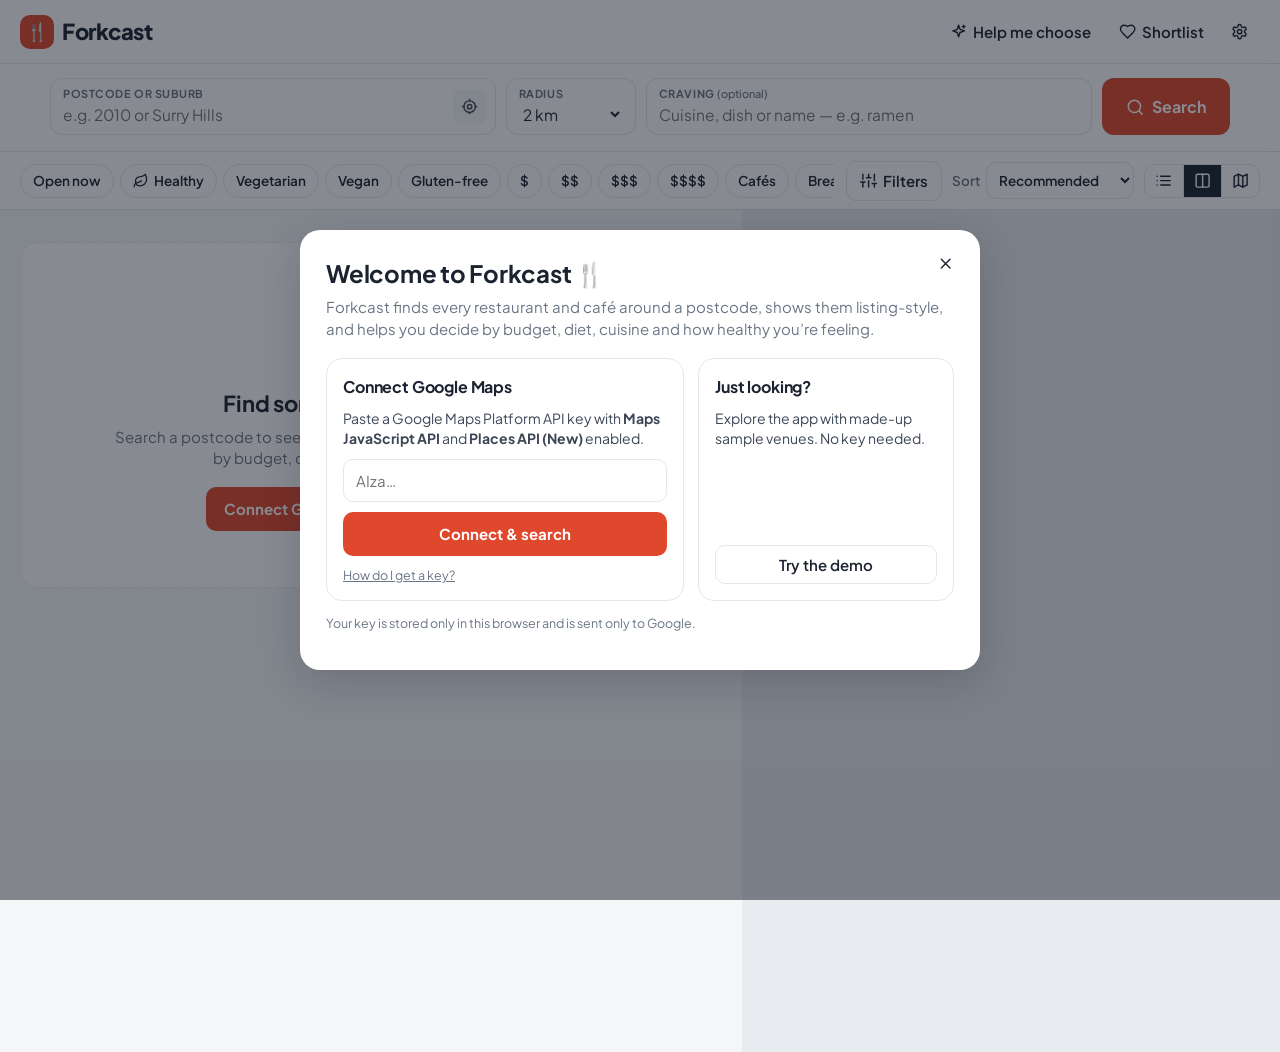
<file: index.html>
<!doctype html>
<html lang="en">
<head>
  <meta charset="utf-8">
  <meta name="viewport" content="width=device-width, initial-scale=1">
  <title>Forkcast – find where to eat</title>
  <link rel="icon" href="data:image/svg+xml,<svg xmlns='http://www.w3.org/2000/svg' viewBox='0 0 100 100'><text y='.9em' font-size='90'>🍴</text></svg>">
  <link rel="preconnect" href="https://fonts.googleapis.com">
  <link rel="preconnect" href="https://fonts.gstatic.com" crossorigin>
  <link href="https://fonts.googleapis.com/css2?family=Plus+Jakarta+Sans:wght@400;500;600;700;800&display=swap" rel="stylesheet">
  <link rel="stylesheet" href="styles.css">
  <script src="config.js"></script>
  <script type="module" src="js/app.js"></script>
</head>
<body class="view-split">
  <header class="topbar">
    <a class="logo" href="#" data-action="home"><span class="logo-mark">🍴</span>Forkcast</a>
    <nav class="topnav">
      <button class="btn-ghost" data-action="wizard"><i data-icon="sparkles"></i><span class="hide-sm">Help me choose</span></button>
      <button class="btn-ghost" data-action="shortlist" id="sl-btn"><i data-icon="heart"></i><span class="hide-sm">Shortlist</span> <span id="sl-count" class="count"></span></button>
      <button class="icon-btn" data-action="settings" aria-label="Settings"><i data-icon="gear"></i></button>
    </nav>
  </header>

  <section class="searchbar">
    <form id="search-form" class="search" autocomplete="off">
      <label class="field field-loc">
        <span>Postcode or suburb</span>
        <input id="q" placeholder="e.g. 2010 or Surry Hills" inputmode="search">
        <button type="button" class="locate" data-action="locate" title="Use my location" aria-label="Use my location"><i data-icon="locate"></i></button>
      </label>
      <label class="field field-radius">
        <span>Radius</span>
        <select id="radius">
          <option value="500">500 m</option>
          <option value="1000">1 km</option>
          <option value="1500">1.5 km</option>
          <option value="2000">2 km</option>
          <option value="3000">3 km</option>
          <option value="5000">5 km</option>
          <option value="10000">10 km</option>
        </select>
      </label>
      <label class="field field-kw">
        <span>Craving <em>(optional)</em></span>
        <input id="kw" placeholder="Cuisine, dish or name — e.g. ramen">
      </label>
      <button class="btn-primary search-btn" type="submit"><i data-icon="search"></i> Search</button>
    </form>
  </section>

  <div class="toolbar">
    <div class="chips" id="quick-chips"></div>
    <div class="toolbar-right">
      <button class="btn-outline" data-action="filters"><i data-icon="sliders"></i><span class="hide-sm">Filters</span> <span id="filter-count" class="count"></span></button>
      <label class="sort"><span class="hide-sm">Sort</span>
        <select id="sort">
          <option value="recommended">Recommended</option>
          <option value="rating">Highest rated</option>
          <option value="distance">Nearest</option>
          <option value="price-asc">Price: low to high</option>
          <option value="price-desc">Price: high to low</option>
          <option value="reviews">Most reviewed</option>
          <option value="healthy">Healthiest</option>
        </select>
      </label>
      <div class="seg" id="view-seg" role="group" aria-label="View">
        <button data-action="view" data-v="list" title="List"><i data-icon="list"></i></button>
        <button data-action="view" data-v="split" title="List and map"><i data-icon="split"></i></button>
        <button data-action="view" data-v="map" title="Map"><i data-icon="map"></i></button>
      </div>
    </div>
  </div>
  <div id="banner" class="banner" hidden></div>

  <main class="layout">
    <section class="results" id="results-pane">
      <div class="results-head" id="results-head"></div>
      <div class="active-filters" id="active-filters"></div>
      <div class="cards" id="cards"></div>
      <div class="more" id="more"></div>
    </section>
    <aside class="map-pane" id="map-pane">
      <div id="map"></div>
      <div id="map-preview" class="map-preview" hidden></div>
    </aside>
  </main>

  <button class="fab" data-action="toggle-mobile-view" id="fab"><i data-icon="map"></i> <span>Map</span></button>

  <div id="detail" class="detail" hidden></div>
  <div id="drawer" class="drawer" hidden></div>
  <div id="modal" class="modal" hidden></div>
  <div id="lightbox" class="lightbox" hidden></div>
  <div id="toast" class="toast" role="status" hidden></div>
</body>
</html>
</file>
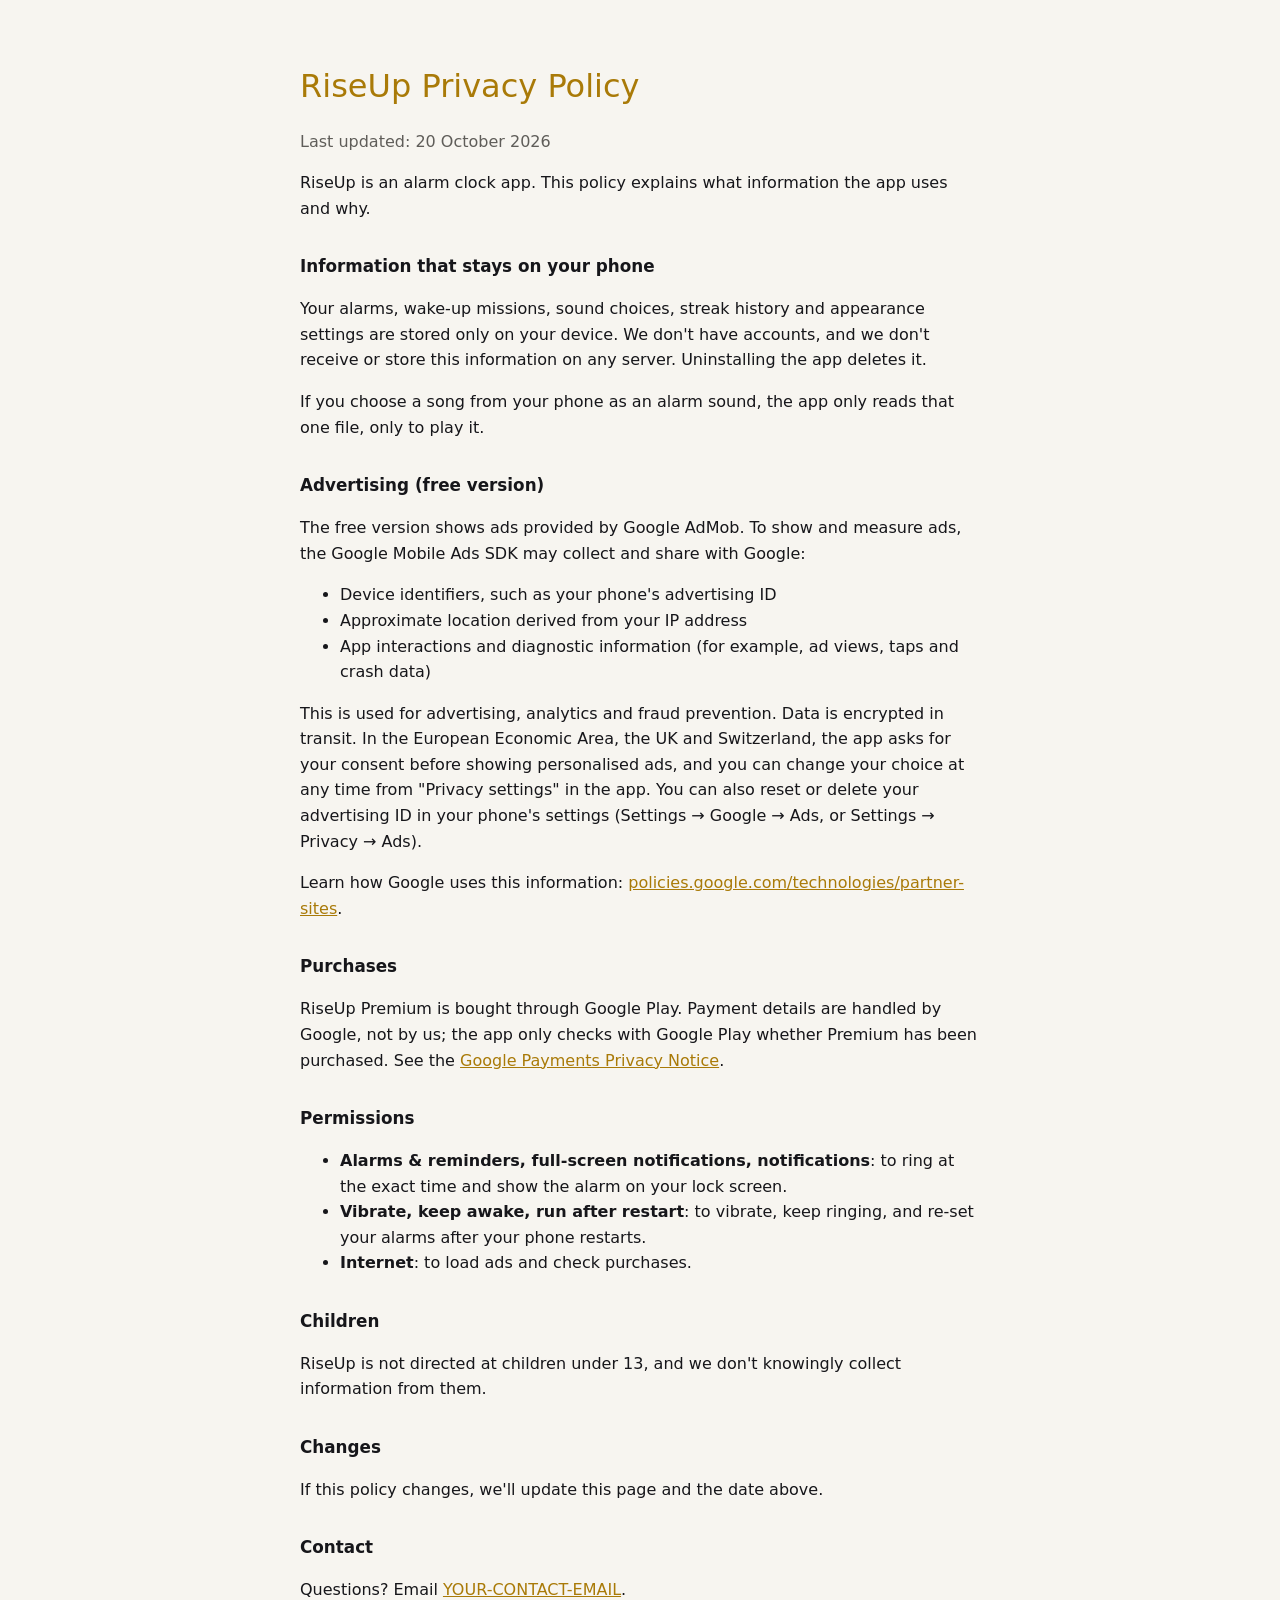
<file: alarm-app/privacy-policy.html>
<!doctype html>
<html lang="en">
<head>
<meta charset="utf-8">
<meta name="viewport" content="width=device-width, initial-scale=1">
<title>RiseUp Privacy Policy</title>
<style>
  :root { --bg: #0E0E10; --fg: #EDEDED; --muted: #9A9AA3; --accent: #F2C14E; }
  @media (prefers-color-scheme: light) { :root { --bg: #F7F5F0; --fg: #16161A; --muted: #5F5D59; --accent: #A97A08; } }
  body { margin: 0; background: var(--bg); color: var(--fg); font: 16px/1.6 system-ui, sans-serif; }
  main { max-width: 680px; margin: 0 auto; padding: 40px 16px 64px; }
  h1 { font-weight: 300; color: var(--accent); margin-bottom: 0; }
  h2 { font-size: 1.05rem; margin-top: 2rem; }
  .muted { color: var(--muted); }
  a { color: var(--accent); }
</style>
</head>
<body>
<main>
<h1>RiseUp Privacy Policy</h1>
<p class="muted">Last updated: 20 October 2026</p>

<p>RiseUp is an alarm clock app. This policy explains what information the app uses and why.</p>

<h2>Information that stays on your phone</h2>
<p>Your alarms, wake-up missions, sound choices, streak history and appearance settings are stored only
on your device. We don't have accounts, and we don't receive or store this information on any server.
Uninstalling the app deletes it.</p>
<p>If you choose a song from your phone as an alarm sound, the app only reads that one file, only to play it.</p>

<h2>Advertising (free version)</h2>
<p>The free version shows ads provided by Google AdMob. To show and measure ads, the Google Mobile Ads SDK
may collect and share with Google:</p>
<ul>
  <li>Device identifiers, such as your phone's advertising ID</li>
  <li>Approximate location derived from your IP address</li>
  <li>App interactions and diagnostic information (for example, ad views, taps and crash data)</li>
</ul>
<p>This is used for advertising, analytics and fraud prevention. Data is encrypted in transit. In the
European Economic Area, the UK and Switzerland, the app asks for your consent before showing personalised
ads, and you can change your choice at any time from "Privacy settings" in the app. You can also reset or
delete your advertising ID in your phone's settings (Settings &rarr; Google &rarr; Ads, or Settings &rarr; Privacy &rarr; Ads).</p>
<p>Learn how Google uses this information:
<a href="https://policies.google.com/technologies/partner-sites">policies.google.com/technologies/partner-sites</a>.</p>

<h2>Purchases</h2>
<p>RiseUp Premium is bought through Google Play. Payment details are handled by Google, not by us; the app
only checks with Google Play whether Premium has been purchased. See the
<a href="https://payments.google.com/payments/apis-secure/u/0/get_legal_document?ldo=0&amp;ldt=privacynotice">Google Payments Privacy Notice</a>.</p>

<h2>Permissions</h2>
<ul>
  <li><strong>Alarms &amp; reminders, full-screen notifications, notifications</strong>: to ring at the exact time and show the alarm on your lock screen.</li>
  <li><strong>Vibrate, keep awake, run after restart</strong>: to vibrate, keep ringing, and re-set your alarms after your phone restarts.</li>
  <li><strong>Internet</strong>: to load ads and check purchases.</li>
</ul>

<h2>Children</h2>
<p>RiseUp is not directed at children under 13, and we don't knowingly collect information from them.</p>

<h2>Changes</h2>
<p>If this policy changes, we'll update this page and the date above.</p>

<h2>Contact</h2>
<p>Questions? Email <a href="mailto:YOUR-CONTACT-EMAIL">YOUR-CONTACT-EMAIL</a>.</p>
</main>
</body>
</html>
</file>
<file: styles.css>
:root {
  --brand: #e0482d; --brand-600: #c63c23; --brand-50: #fdeee9;
  --ink: #1b2230; --ink-2: #3c4657; --muted: #6b7585; --line: #e4e7ec; --bg: #f5f6f8; --card: #fff;
  --green: #14804a; --green-50: #e7f6ee; --amber: #a3620a; --amber-50: #fdf3e1; --red: #b42318;
  --radius: 14px; --bar: 58px;
  --shadow: 0 1px 2px rgba(16,24,40,.06), 0 4px 14px rgba(16,24,40,.06);
  --shadow-lg: 0 12px 40px rgba(16,24,40,.18);
  font-family: 'Plus Jakarta Sans', system-ui, -apple-system, 'Segoe UI', Roboto, sans-serif;
  color: var(--ink);
}
* { box-sizing: border-box; }
[hidden] { display: none !important; }
html, body { margin: 0; }
body { background: var(--bg); font-size: 15px; line-height: 1.45; -webkit-font-smoothing: antialiased; }
body.no-scroll { overflow: hidden; }
button { font: inherit; color: inherit; cursor: pointer; }
a { color: inherit; }
h1, h2, h3 { letter-spacing: -.01em; }
.ic { width: 1.15em; height: 1.15em; flex: none; vertical-align: -.2em; }
i[data-icon] { display: contents; font-style: normal; }
.muted { color: var(--muted); }

/* ---------- buttons ---------- */
.btn-primary { background: var(--brand); color: #fff; border: 0; border-radius: 10px; padding: 11px 18px; font-weight: 700; display: inline-flex; gap: 8px; align-items: center; justify-content: center; text-decoration: none; }
.btn-primary:hover { background: var(--brand-600); }
.btn-outline { background: #fff; border: 1.5px solid var(--line); border-radius: 10px; padding: 8px 13px; font-weight: 600; display: inline-flex; gap: 6px; align-items: center; justify-content: center; text-decoration: none; }
.btn-outline:hover { border-color: var(--ink); }
.btn-ghost { background: none; border: 0; padding: 8px 12px; border-radius: 10px; font-weight: 600; display: inline-flex; gap: 6px; align-items: center; }
.btn-ghost:hover, .icon-btn:hover { background: var(--bg); }
.btn-ghost.on { background: var(--brand-50); color: var(--brand-600); }
.btn-link { background: none; border: 0; padding: 0; font-weight: 700; text-decoration: underline; }
.icon-btn { background: none; border: 0; width: 40px; height: 40px; border-radius: 10px; display: grid; place-items: center; }
.block { display: flex; width: 100%; }
.count { background: var(--brand); color: #fff; border-radius: 99px; font-size: 11px; font-weight: 700; padding: 1px 7px; min-width: 20px; text-align: center; line-height: 16px; }
.count:empty { display: none; }

/* ---------- header & search ---------- */
.topbar { height: 64px; background: #fff; display: flex; align-items: center; justify-content: space-between; padding: 0 20px; border-bottom: 1px solid var(--line); }
.logo { font-weight: 800; font-size: 22px; text-decoration: none; display: flex; align-items: center; gap: 8px; letter-spacing: -.02em; }
.logo-mark { background: var(--brand); width: 34px; height: 34px; border-radius: 10px; display: grid; place-items: center; font-size: 18px; }
.topnav { display: flex; gap: 4px; align-items: center; }

.searchbar { background: #fff; padding: 14px 20px 16px; border-bottom: 1px solid var(--line); }
.search { display: grid; grid-template-columns: minmax(0, 2fr) 130px minmax(0, 2fr) auto; gap: 10px; max-width: 1180px; margin: 0 auto; }
.field { display: flex; flex-direction: column; border: 1.5px solid var(--line); border-radius: 12px; padding: 7px 12px 6px; position: relative; background: #fff; min-width: 0; }
.field:focus-within { border-color: var(--ink); }
.field > span { font-size: 11px; font-weight: 700; color: var(--muted); text-transform: uppercase; letter-spacing: .05em; }
.field em { font-style: normal; text-transform: none; letter-spacing: 0; font-weight: 500; }
.field input, .field select { border: 0; outline: 0; font: inherit; font-size: 15.5px; padding: 2px 0; background: transparent; color: var(--ink); width: 100%; min-width: 0; }
.field-loc input { padding-right: 40px; }
.locate { position: absolute; right: 8px; top: 50%; transform: translateY(-50%); border: 0; background: var(--bg); border-radius: 8px; width: 34px; height: 34px; display: grid; place-items: center; color: var(--ink-2); }
.locate:hover { color: var(--brand); }
.search-btn { padding: 0 24px; font-size: 16px; border-radius: 12px; }

/* ---------- toolbar ---------- */
.toolbar { position: sticky; top: 0; z-index: 30; background: #fff; border-bottom: 1px solid var(--line); display: flex; align-items: center; gap: 12px; padding: 0 20px; height: var(--bar); }
.chips { display: flex; gap: 6px; overflow-x: auto; scrollbar-width: none; flex: 1; min-width: 0; padding: 4px 0; }
.chips::-webkit-scrollbar { display: none; }
.qchip, .fchip { white-space: nowrap; border: 1.5px solid var(--line); background: #fff; border-radius: 999px; padding: 6px 12px; font-size: 13.5px; font-weight: 600; display: inline-flex; gap: 5px; align-items: center; }
.qchip:hover, .fchip:hover { border-color: var(--ink-2); }
.qchip.on, .fchip.on { background: var(--ink); color: #fff; border-color: var(--ink); }
.fchip .c { color: var(--muted); font-weight: 500; }
.fchip.on .c { color: #cfd5de; }
.toolbar-right { display: flex; gap: 10px; align-items: center; flex: none; }
.sort { display: flex; gap: 6px; align-items: center; font-weight: 600; font-size: 13.5px; color: var(--muted); }
.sort select { border: 1.5px solid var(--line); border-radius: 10px; padding: 8px; font: inherit; font-weight: 600; background: #fff; color: var(--ink); }
.seg { display: flex; border: 1.5px solid var(--line); border-radius: 10px; overflow: hidden; }
.seg button { border: 0; background: #fff; padding: 7px 10px; display: flex; align-items: center; }
.seg button + button { border-left: 1.5px solid var(--line); }
.seg button.on { background: var(--ink); color: #fff; }
.banner { background: var(--amber-50); color: #5c3a00; padding: 10px 20px; font-size: 14px; border-bottom: 1px solid #f3dfb8; }
.banner button { background: none; border: 0; padding: 0; font-weight: 700; text-decoration: underline; color: inherit; }

/* ---------- layout ---------- */
.layout { display: grid; grid-template-columns: minmax(0, 1fr) minmax(380px, 42%); align-items: start; }
.results { padding: 20px 20px 48px; min-width: 0; }
.map-pane { position: sticky; top: var(--bar); height: calc(100vh - var(--bar)); background: #e8ebef; }
#map { position: absolute; inset: 0; }
body.view-list .layout, body.view-map .layout { grid-template-columns: 1fr; }
body.view-list .map-pane { display: none; }
body.view-map .results { display: none; }
body.view-list .results { max-width: 1280px; margin: 0 auto; width: 100%; }

.results-head { display: flex; justify-content: space-between; align-items: flex-end; gap: 12px; margin-bottom: 12px; flex-wrap: wrap; }
.results-head h1 { font-size: 23px; margin: 0; }
.results-head p { margin: 2px 0 0; color: var(--muted); }
.results-head .loading { display: flex; align-items: center; color: var(--ink-2); font-weight: 600; }
.active-filters { display: flex; gap: 6px; flex-wrap: wrap; margin-bottom: 14px; }
.active-filters:empty { display: none; }
.afchip { border: 0; background: var(--brand-50); color: var(--brand-600); border-radius: 999px; padding: 5px 8px 5px 12px; font-weight: 600; font-size: 13px; display: inline-flex; gap: 4px; align-items: center; }
.afchip:hover { background: #fbd9cf; }
.cards { display: grid; grid-template-columns: repeat(auto-fill, minmax(270px, 1fr)); gap: 18px; }
.more { display: flex; justify-content: center; margin-top: 24px; }
.more:empty { display: none; }

/* ---------- listing card ---------- */
.card { position: relative; background: var(--card); border-radius: var(--radius); box-shadow: var(--shadow); overflow: hidden; cursor: pointer; display: flex; flex-direction: column; transition: box-shadow .15s, transform .15s; outline: 2px solid transparent; outline-offset: -2px; }
.card:hover { box-shadow: var(--shadow-lg); transform: translateY(-2px); }
.card:focus-visible { outline-color: var(--ink); }
.card.active { outline-color: var(--brand); }
.card.flash { animation: flash 1s; }
@keyframes flash { 0%, 100% { box-shadow: var(--shadow); } 30% { box-shadow: 0 0 0 4px rgba(224,72,45,.35); } }
.card-media { position: relative; aspect-ratio: 16 / 10; background: #eef0f3; overflow: hidden; }
.card-media img { width: 100%; height: 100%; object-fit: cover; display: block; transition: transform .35s; }
.card:hover .card-media img { transform: scale(1.04); }
.ph { width: 100%; height: 100%; display: grid; place-items: center; background: linear-gradient(135deg, hsl(var(--h) 70% 93%), hsl(calc(var(--h) + 40) 62% 82%)); font-size: 56px; }
.ph.lg { font-size: 110px; }
.badges { position: absolute; left: 10px; top: 10px; display: flex; gap: 6px; flex-wrap: wrap; max-width: calc(100% - 60px); }
.badge { font-size: 11.5px; font-weight: 700; padding: 3px 8px; border-radius: 6px; background: #fff; color: var(--ink); display: inline-flex; gap: 4px; align-items: center; box-shadow: 0 1px 3px rgba(0,0,0,.15); }
.b-open { background: var(--green); color: #fff; }
.b-soon { background: #d98a00; color: #fff; }
.b-closed { background: rgba(27,34,48,.88); color: #fff; }
.b-healthy { color: var(--green); }
.b-diet { color: #5b3fa8; }
.heart { position: absolute; right: 10px; top: 10px; width: 36px; height: 36px; border-radius: 50%; border: 0; background: rgba(255,255,255,.94); display: grid; place-items: center; color: var(--ink); box-shadow: 0 1px 3px rgba(0,0,0,.2); z-index: 2; }
.heart:hover { transform: scale(1.08); }
.heart.on { color: var(--brand); }
.heart.on svg, .heart-btn.on svg { fill: currentColor; }
.photo-count { position: absolute; right: 10px; bottom: 10px; background: rgba(0,0,0,.6); color: #fff; font-size: 12px; padding: 2px 7px; border-radius: 6px; display: flex; gap: 4px; align-items: center; }
.card-body { padding: 12px 14px 8px; flex: 1; }
.price-line { display: flex; align-items: baseline; gap: 6px; flex-wrap: wrap; }
.price-line strong { font-size: 19px; font-weight: 800; letter-spacing: .5px; }
.price-line .ghost { color: #ccd1d8; font-weight: 800; font-size: 19px; letter-spacing: .5px; margin-left: -6px; }
.price-line .pname { color: var(--muted); font-size: 13px; }
.price-line strong.na { font-size: 15px; color: var(--muted); font-weight: 600; letter-spacing: 0; }
.card h3 { margin: 3px 0 2px; font-size: 16.5px; font-weight: 700; line-height: 1.3; }
.addr { margin: 0; color: var(--muted); font-size: 13.5px; white-space: nowrap; overflow: hidden; text-overflow: ellipsis; }
.meta { display: flex; align-items: center; gap: 6px; margin-top: 6px; font-size: 13.5px; flex-wrap: wrap; }
.rating { display: inline-flex; align-items: center; gap: 4px; }
.rating .star { color: #f5a524; display: inline-flex; }
.feats { list-style: none; padding: 0; margin: 10px 0 2px; display: flex; gap: 12px; flex-wrap: wrap; color: var(--ink-2); font-size: 12.5px; }
.feats li { display: flex; gap: 4px; align-items: center; }
.card-foot { border-top: 1px solid var(--line); padding: 9px 14px; display: flex; gap: 6px; align-items: center; flex-wrap: wrap; }
.tag { font-size: 12px; background: var(--bg); border: 1px solid var(--line); padding: 2px 8px; border-radius: 999px; color: var(--ink-2); }
.walk { margin-left: auto; font-size: 12px; color: var(--muted); display: flex; gap: 3px; align-items: center; }

.skel { border-radius: var(--radius); background: #fff; box-shadow: var(--shadow); overflow: hidden; }
.skel .sm { aspect-ratio: 16 / 10; }
.skel .sl { height: 12px; border-radius: 6px; margin: 12px 14px; }
.skel .sm, .skel .sl { background: linear-gradient(90deg, #eceef1 0%, #f6f7f9 50%, #eceef1 100%); background-size: 200% 100%; animation: shimmer 1.2s infinite; }
@keyframes shimmer { to { background-position: -200% 0; } }
.spinner { width: 16px; height: 16px; border: 2.5px solid var(--line); border-top-color: var(--brand); border-radius: 50%; animation: spin .8s linear infinite; display: inline-block; margin-right: 10px; flex: none; }
@keyframes spin { to { transform: rotate(360deg); } }

.empty { grid-column: 1 / -1; text-align: center; padding: 56px 24px; background: #fff; border-radius: 18px; border: 1.5px dashed var(--line); }
.empty .big { font-size: 54px; }
.empty h2 { margin: 10px 0 6px; font-size: 22px; }
.empty p { color: var(--muted); max-width: 520px; margin: 0 auto 18px; }
.empty .row { display: flex; gap: 8px; justify-content: center; flex-wrap: wrap; }

/* ---------- map pins ---------- */
.pin { position: relative; background: #fff; color: var(--ink); border-radius: 999px; padding: 4px 9px; font-weight: 700; font-size: 12px; box-shadow: 0 2px 6px rgba(0,0,0,.28); white-space: nowrap; display: inline-flex; gap: 5px; align-items: center; border: 1.5px solid #fff; margin-bottom: 6px; cursor: pointer; font-family: 'Plus Jakarta Sans', system-ui, sans-serif; }
.pin::after { content: ''; position: absolute; left: 50%; bottom: -7px; transform: translateX(-50%); border: 6px solid transparent; border-top-color: #fff; border-bottom: 0; }
.pin-r { color: var(--muted); font-weight: 600; }
.pin.hover, .pin.active { background: var(--brand); color: #fff; border-color: var(--brand); }
.pin.hover::after, .pin.active::after { border-top-color: var(--brand); }
.pin.hover .pin-r, .pin.active .pin-r { color: #ffe1d9; }
.pin.compact { width: 14px; height: 14px; padding: 0; border: 2px solid #fff; background: var(--brand); margin-bottom: 0; box-shadow: 0 1px 4px rgba(0,0,0,.35); }
.pin.compact > span { display: none; }
.pin.compact::after { display: none; }
.pin.compact.hover, .pin.compact.active { width: auto; height: auto; padding: 4px 9px; margin-bottom: 6px; border-color: var(--brand); }
.pin.compact.hover > span, .pin.compact.active > span { display: inline; }
.pin.compact.hover::after, .pin.compact.active::after { display: block; }
.pin-wrap { background: none !important; border: 0 !important; }
.pin-wrap .pin { transform: translate(-50%, calc(-100% - 2px)); }
.center-wrap { background: none; border: 0; }
.center-dot { width: 16px; height: 16px; border-radius: 50%; background: #2563eb; border: 3px solid #fff; box-shadow: 0 0 0 3px rgba(37,99,235,.3); }
.map-preview { position: absolute; left: 14px; right: 14px; bottom: 18px; max-width: 460px; margin: 0 auto; background: #fff; border-radius: 14px; box-shadow: var(--shadow-lg); display: flex; overflow: hidden; cursor: pointer; z-index: 800; animation: rise .18s; }
@keyframes rise { from { transform: translateY(10px); opacity: 0; } }
.map-preview .mp-img { width: 130px; flex: none; position: relative; }
.map-preview .mp-img img, .map-preview .mp-img .ph { width: 100%; height: 100%; object-fit: cover; font-size: 40px; position: absolute; inset: 0; }
.map-preview .mp-body { padding: 10px 40px 10px 14px; min-width: 0; }
.map-preview h3 { margin: 2px 0; font-size: 15px; }
.map-preview .x { position: absolute; top: 6px; right: 6px; border: 0; background: var(--bg); width: 28px; height: 28px; border-radius: 50%; display: grid; place-items: center; }

/* ---------- detail page ---------- */
.detail { position: fixed; inset: 0; z-index: 60; background: #fff; overflow-y: auto; animation: fade .15s; }
@keyframes fade { from { opacity: 0; } }
.d-top { position: sticky; top: 0; z-index: 900; background: rgba(255,255,255,.95); backdrop-filter: blur(6px); border-bottom: 1px solid var(--line); }
.d-top-in { max-width: 1180px; margin: 0 auto; display: flex; align-items: center; gap: 8px; padding: 10px 20px; }
.d-top .sp { flex: 1; }
.d-wrap { max-width: 1180px; margin: 0 auto; padding: 20px 20px 60px; }
.gallery { display: grid; gap: 8px; border-radius: 18px; overflow: hidden; height: 440px; position: relative; grid-template-columns: 2fr 1fr 1fr; grid-template-rows: 1fr 1fr; }
.g-item { border: 0; padding: 0; background: #eee; overflow: hidden; min-height: 0; }
.g-item img { width: 100%; height: 100%; object-fit: cover; display: block; transition: transform .3s; }
.g-item:hover img { transform: scale(1.03); }
.g-item:first-child { grid-row: 1 / 3; }
.gallery.g0, .gallery.g1 { grid-template-columns: 1fr; grid-template-rows: 1fr; }
.gallery.g0 { height: 300px; }
.gallery.g1 .g-item:first-child { grid-row: auto; }
.gallery.g2, .gallery.g3 { grid-template-columns: 2fr 1fr; }
.gallery.g2 .g-item:nth-child(2) { grid-row: 1 / 3; }
.gallery.g4 .g-item:nth-child(4) { grid-column: 2 / 4; }
.g-more { position: absolute; right: 14px; bottom: 14px; background: #fff; border: 0; border-radius: 10px; padding: 8px 12px; font-weight: 700; display: flex; gap: 6px; align-items: center; box-shadow: var(--shadow); }
.attrib { font-size: 12px; color: var(--muted); margin: 6px 0 0; }
.attrib a { color: var(--muted); }
.d-grid { display: grid; grid-template-columns: minmax(0, 1fr) 350px; gap: 44px; margin-top: 26px; }
.crumbs { color: var(--muted); font-size: 13.5px; font-weight: 600; display: flex; gap: 6px; flex-wrap: wrap; }
.d-title h1 { font-size: 32px; margin: 6px 0 4px; line-height: 1.15; }
.d-title .addr { white-space: normal; font-size: 15px; display: flex; gap: 6px; align-items: flex-start; }
.status-line { margin-top: 10px; display: flex; gap: 14px; flex-wrap: wrap; align-items: center; font-size: 14.5px; }
.st-open { color: var(--green); font-weight: 700; }
.st-soon { color: var(--amber); font-weight: 700; }
.st-closed { color: var(--red); font-weight: 700; }
.stats { display: grid; grid-template-columns: repeat(4, 1fr); border: 1px solid var(--line); border-radius: 14px; margin: 22px 0 6px; }
.stat { padding: 14px 16px; border-right: 1px solid var(--line); min-width: 0; }
.stat:last-child { border-right: 0; }
.stat b { display: block; font-size: 21px; font-weight: 800; }
.stat span { color: var(--muted); font-size: 13px; }
.chiprow { display: flex; gap: 6px; flex-wrap: wrap; margin-top: 14px; }
.d-sec { padding: 24px 0; border-top: 1px solid var(--line); }
.d-sec:first-of-type { border-top: 0; }
.d-sec h2 { font-size: 19px; margin: 0 0 14px; }
.d-sec p { margin: 0 0 10px; }
.kv { display: grid; grid-template-columns: repeat(auto-fill, minmax(210px, 1fr)); gap: 12px 20px; }
.kv-item { display: flex; gap: 10px; align-items: center; }
.kv-item .lbl { flex: 1; }
.kv-item small { display: block; color: var(--muted); font-size: 12px; }
.yes { color: var(--green); font-weight: 700; }
.likely { color: var(--amber); font-weight: 700; }
.no { color: var(--red); font-weight: 700; }
.unk { color: var(--muted); }
.note { font-size: 13px; color: var(--muted); display: flex; gap: 6px; align-items: flex-start; margin-top: 12px; }
.hours { list-style: none; padding: 0; margin: 0; max-width: 460px; }
.hours li { display: flex; justify-content: space-between; gap: 12px; padding: 7px 0; border-bottom: 1px dashed var(--line); }
.hours li.today { font-weight: 700; }
.health { display: flex; gap: 18px; align-items: center; }
.health-num { font-size: 34px; font-weight: 800; line-height: 1; }
.health-bar { height: 10px; border-radius: 99px; background: var(--line); overflow: hidden; flex: 1; max-width: 320px; }
.health-bar i { display: block; height: 100%; background: linear-gradient(90deg, #f59e0b, #16a34a); border-radius: 99px; }
.reasons { display: flex; gap: 6px; flex-wrap: wrap; margin-top: 12px; }
#mini-map { height: 280px; border-radius: 14px; overflow: hidden; background: #eef0f3; margin-top: 12px; }
.contact-card { position: sticky; top: 78px; align-self: start; border: 1px solid var(--line); border-radius: 18px; padding: 20px; box-shadow: var(--shadow); background: #fff; }
.cc-head { display: flex; justify-content: space-between; align-items: center; gap: 10px; margin-bottom: 14px; }
.cc-price { font-size: 22px; font-weight: 800; }
.cc-grid { display: grid; grid-template-columns: 1fr 1fr; gap: 8px; margin: 12px 0; }
.cc-btn { display: flex; gap: 8px; align-items: center; justify-content: center; padding: 11px 8px; border: 1.5px solid var(--line); border-radius: 10px; background: #fff; text-decoration: none; font-weight: 600; font-size: 13.5px; text-align: center; }
.cc-btn:hover { border-color: var(--ink); }
.cc-note { font-size: 12.5px; color: var(--muted); margin: 12px 0 0; }
.similar .cards { grid-template-columns: repeat(auto-fill, minmax(230px, 1fr)); }

/* ---------- drawer / modal / lightbox / toast ---------- */
.drawer { position: fixed; inset: 0; z-index: 70; background: rgba(16,22,34,.42); }
.drawer-panel { position: absolute; right: 0; top: 0; bottom: 0; width: min(430px, 100%); background: #fff; display: flex; flex-direction: column; box-shadow: var(--shadow-lg); animation: slide .2s; }
@keyframes slide { from { transform: translateX(30px); opacity: 0; } }
.drawer-panel header, .drawer-panel footer { display: flex; align-items: center; justify-content: space-between; padding: 14px 20px; border-bottom: 1px solid var(--line); }
.drawer-panel header h2 { margin: 0; font-size: 19px; }
.drawer-panel footer { border-top: 1px solid var(--line); border-bottom: 0; }
.drawer-body { flex: 1; overflow-y: auto; padding: 4px 20px 20px; }
.fsec h3 { font-size: 14px; margin: 20px 0 9px; }
.fchips { display: flex; flex-wrap: wrap; gap: 6px; }
.fhint { font-size: 12.5px; color: var(--muted); margin: 8px 0 0; }

.modal { position: fixed; inset: 0; background: rgba(16,22,34,.5); z-index: 80; display: grid; place-items: center; padding: 16px; }
.modal-card { background: #fff; border-radius: 20px; max-width: 680px; width: 100%; max-height: calc(100vh - 32px); overflow: auto; padding: 26px; box-shadow: var(--shadow-lg); position: relative; animation: rise .2s; }
.modal-card h2 { margin: 0 0 6px; font-size: 24px; }
.modal-card .x { position: absolute; top: 14px; right: 14px; }
.modal-card .sub { color: var(--muted); margin: 0 0 18px; }
.welcome-opts { display: grid; grid-template-columns: 1.4fr 1fr; gap: 14px; margin: 18px 0 10px; }
.opt { border: 1.5px solid var(--line); border-radius: 16px; padding: 16px; display: flex; flex-direction: column; gap: 10px; }
.opt h3 { margin: 0; font-size: 16px; }
.opt p { margin: 0; color: var(--ink-2); font-size: 14px; }
.opt .push { margin-top: auto; }
.input { border: 1.5px solid var(--line); border-radius: 10px; padding: 10px 12px; font: inherit; width: 100%; }
.input:focus { outline: 0; border-color: var(--ink); }
.fine { font-size: 12.5px; color: var(--muted); }
.form-row { margin-bottom: 16px; }
.form-row > label { display: block; font-weight: 700; margin-bottom: 6px; }
.radios { display: grid; gap: 8px; }
.radios label { display: flex; gap: 10px; align-items: flex-start; border: 1.5px solid var(--line); border-radius: 12px; padding: 10px 12px; cursor: pointer; }
.radios label:has(input:checked) { border-color: var(--ink); background: var(--bg); }
.radios small { display: block; color: var(--muted); }
.steps { margin: 6px 0 0; padding-left: 20px; color: var(--ink-2); font-size: 14px; }
.steps li { margin-bottom: 4px; }

.wq { margin-bottom: 18px; }
.wq h3 { font-size: 15px; margin: 0 0 9px; }
.w-foot { display: flex; justify-content: space-between; align-items: center; gap: 10px; margin-top: 8px; flex-wrap: wrap; }
.toggle { display: inline-flex; gap: 8px; align-items: center; font-weight: 600; cursor: pointer; }
.toggle input { width: 18px; height: 18px; accent-color: var(--brand); }
.pick { display: grid; grid-template-columns: 220px 1fr; border: 2px solid var(--brand); border-radius: 18px; overflow: hidden; cursor: pointer; }
.pick.spin { animation: pop .4s; }
@keyframes pop { 0% { transform: scale(.95) rotate(-1deg); opacity: .3; } 100% { transform: none; opacity: 1; } }
.pick-media { min-height: 200px; position: relative; }
.pick-media img, .pick-media .ph { position: absolute; inset: 0; width: 100%; height: 100%; object-fit: cover; }
.pick-body { padding: 16px 18px; }
.pick-body .eyebrow { color: var(--brand); font-weight: 800; font-size: 12px; text-transform: uppercase; letter-spacing: .06em; }
.pick-body h3 { margin: 4px 0; font-size: 21px; }
.why { list-style: none; padding: 0; margin: 10px 0 0; display: grid; gap: 4px; font-size: 14px; }
.why li { display: flex; gap: 6px; align-items: flex-start; }
.why li .ic { color: var(--green); margin-top: 2px; }
.runners { display: grid; grid-template-columns: 1fr 1fr; gap: 10px; margin-top: 12px; }
.runner { display: flex; gap: 10px; align-items: center; border: 1.5px solid var(--line); border-radius: 14px; padding: 8px; cursor: pointer; background: #fff; text-align: left; }
.runner:hover { border-color: var(--ink); }
.runner .thumb { width: 60px; height: 60px; border-radius: 10px; overflow: hidden; flex: none; position: relative; }
.runner .thumb img, .runner .thumb .ph { position: absolute; inset: 0; width: 100%; height: 100%; object-fit: cover; font-size: 28px; }
.runner b { display: block; font-size: 14px; line-height: 1.25; }
.runner span { font-size: 12.5px; color: var(--muted); }

.lightbox { position: fixed; inset: 0; background: rgba(0,0,0,.92); z-index: 90; display: flex; align-items: center; justify-content: center; }
.lightbox figure { margin: 0; text-align: center; }
.lightbox img { max-width: 88vw; max-height: 82vh; border-radius: 8px; display: block; margin: 0 auto; }
.lightbox figcaption { color: #ccc; margin-top: 10px; font-size: 13px; }
.lightbox figcaption a { color: #fff; }
.lb-btn { position: absolute; background: rgba(255,255,255,.14); border: 0; color: #fff; width: 48px; height: 48px; border-radius: 50%; display: grid; place-items: center; }
.lb-btn:hover { background: rgba(255,255,255,.25); }
.lb-prev { left: 16px; top: 50%; transform: translateY(-50%); }
.lb-next { right: 16px; top: 50%; transform: translateY(-50%); }
.lb-close { right: 16px; top: 16px; }

.toast { position: fixed; left: 50%; bottom: 24px; transform: translateX(-50%); background: var(--ink); color: #fff; padding: 12px 18px; border-radius: 12px; box-shadow: var(--shadow-lg); z-index: 100; max-width: min(580px, calc(100% - 32px)); font-size: 14px; animation: rise .2s; }
.toast.err { background: #8f1d1d; }
.fab { display: none; }

/* ---------- responsive ---------- */
@media (max-width: 1100px) {
  .layout { grid-template-columns: minmax(0, 1fr) minmax(320px, 40%); }
  .d-grid { grid-template-columns: minmax(0, 1fr) 300px; gap: 28px; }
}
@media (max-width: 900px) {
  .layout, body.view-split .layout { grid-template-columns: 1fr; }
  .map-pane, body.view-split .map-pane { display: none; }
  body.view-map .results { display: block; }
  body.mobile-map .map-pane { display: block; position: fixed; inset: var(--bar) 0 0 0; height: auto; z-index: 25; }
  body.mobile-map .toolbar { position: fixed; left: 0; right: 0; top: 0; }
  .seg { display: none; }
  .fab { display: inline-flex; position: fixed; left: 50%; bottom: 20px; transform: translateX(-50%); z-index: 40; background: var(--ink); color: #fff; border: 0; border-radius: 999px; padding: 12px 20px; font-weight: 700; gap: 8px; align-items: center; box-shadow: var(--shadow-lg); }
  .search { grid-template-columns: 1fr 120px; }
  .field-kw { grid-column: 1 / -1; }
  .search-btn { grid-column: 1 / -1; padding: 12px; }
  .d-grid { grid-template-columns: 1fr; }
  .contact-card { position: static; }
  .gallery { height: 280px; grid-template-columns: 1fr !important; grid-template-rows: 1fr !important; }
  .gallery .g-item:not(:first-child) { display: none; }
  .gallery .g-item:first-child { grid-row: auto; grid-column: auto; }
  .stats { grid-template-columns: 1fr 1fr; }
  .stat:nth-child(2) { border-right: 0; }
  .stat:nth-child(-n+2) { border-bottom: 1px solid var(--line); }
  .welcome-opts, .runners { grid-template-columns: 1fr; }
  .pick { grid-template-columns: 1fr; }
  .pick-media { min-height: 170px; }
}
@media (max-width: 600px) {
  .hide-sm { display: none; }
  .topbar, .searchbar, .toolbar, .results, .banner { padding-left: 16px; padding-right: 16px; }
  .d-wrap, .d-top-in { padding-left: 16px; padding-right: 16px; }
  .cards { grid-template-columns: 1fr; }
  .toolbar { gap: 8px; }
  .toolbar-right { gap: 6px; }
  .sort select { max-width: 112px; padding: 8px 4px; }
  .d-title h1 { font-size: 26px; }
  .modal-card { padding: 20px 18px; }
}
</file>
